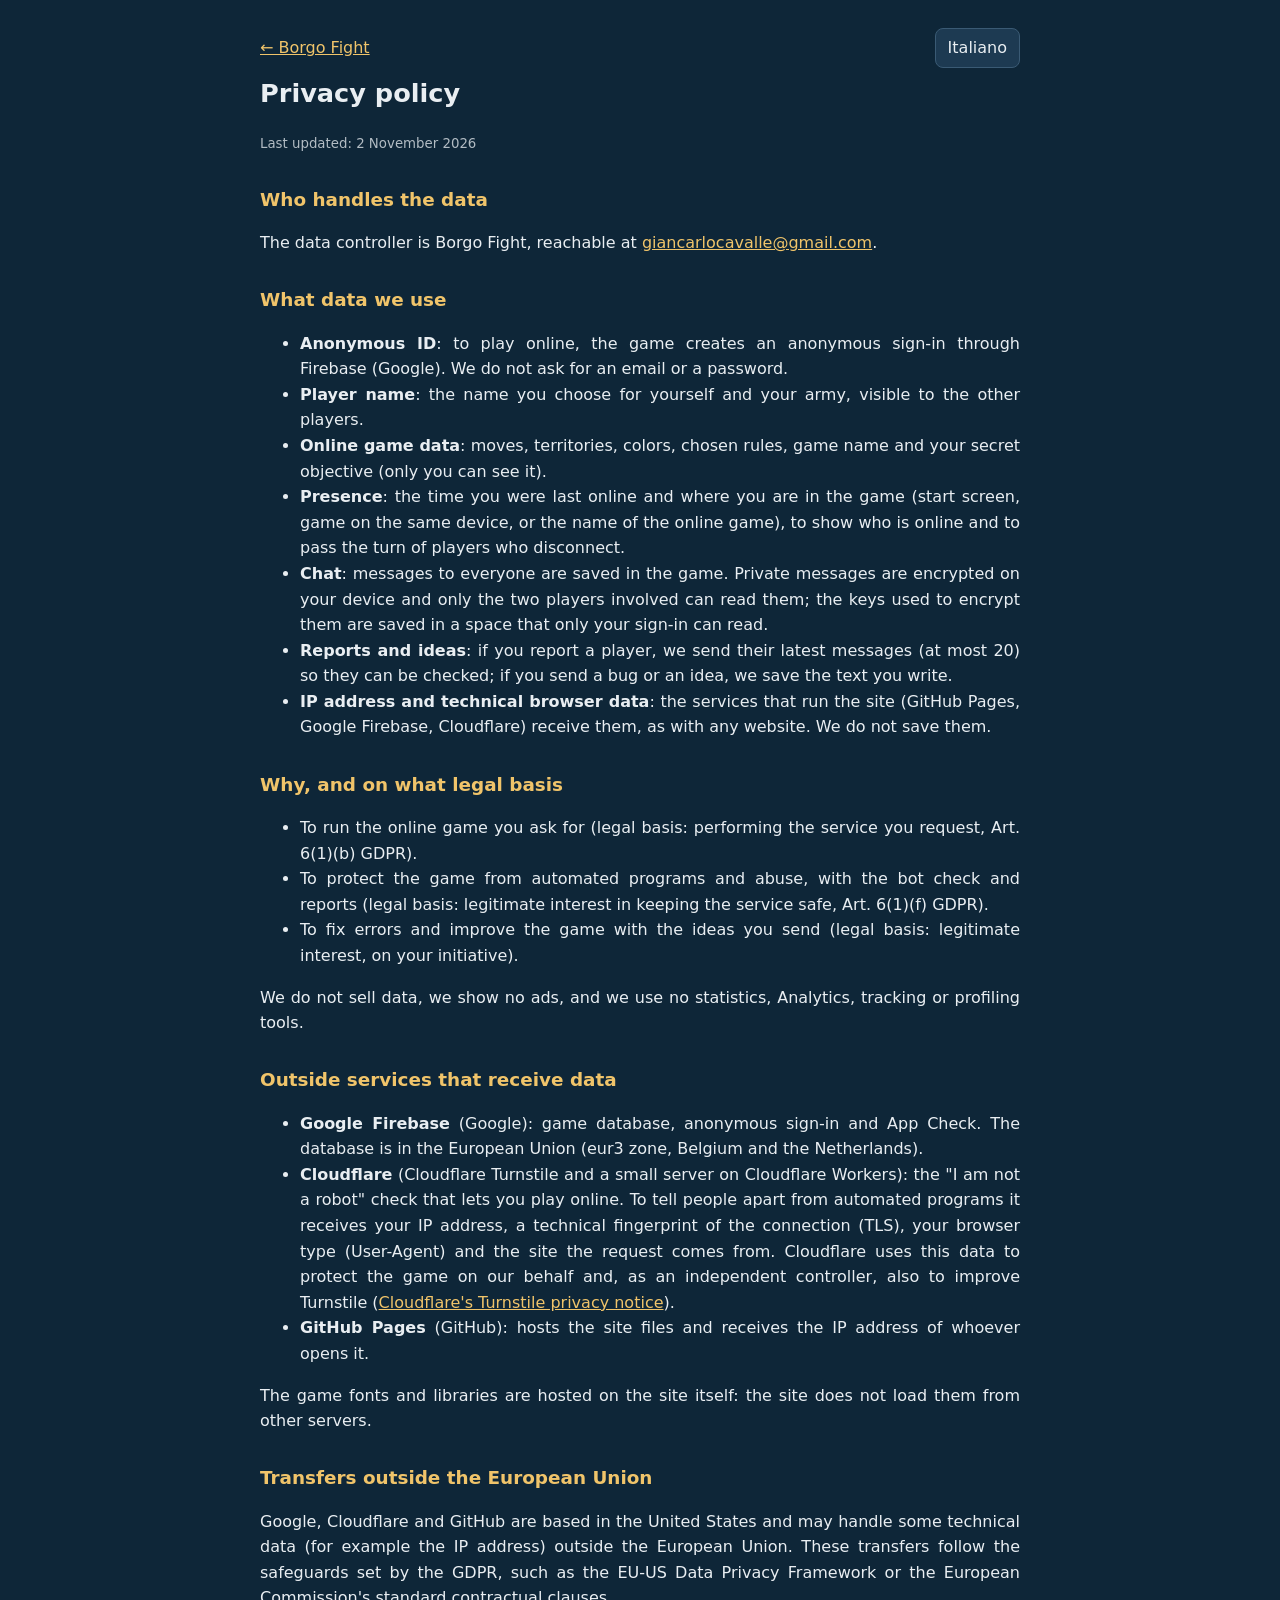
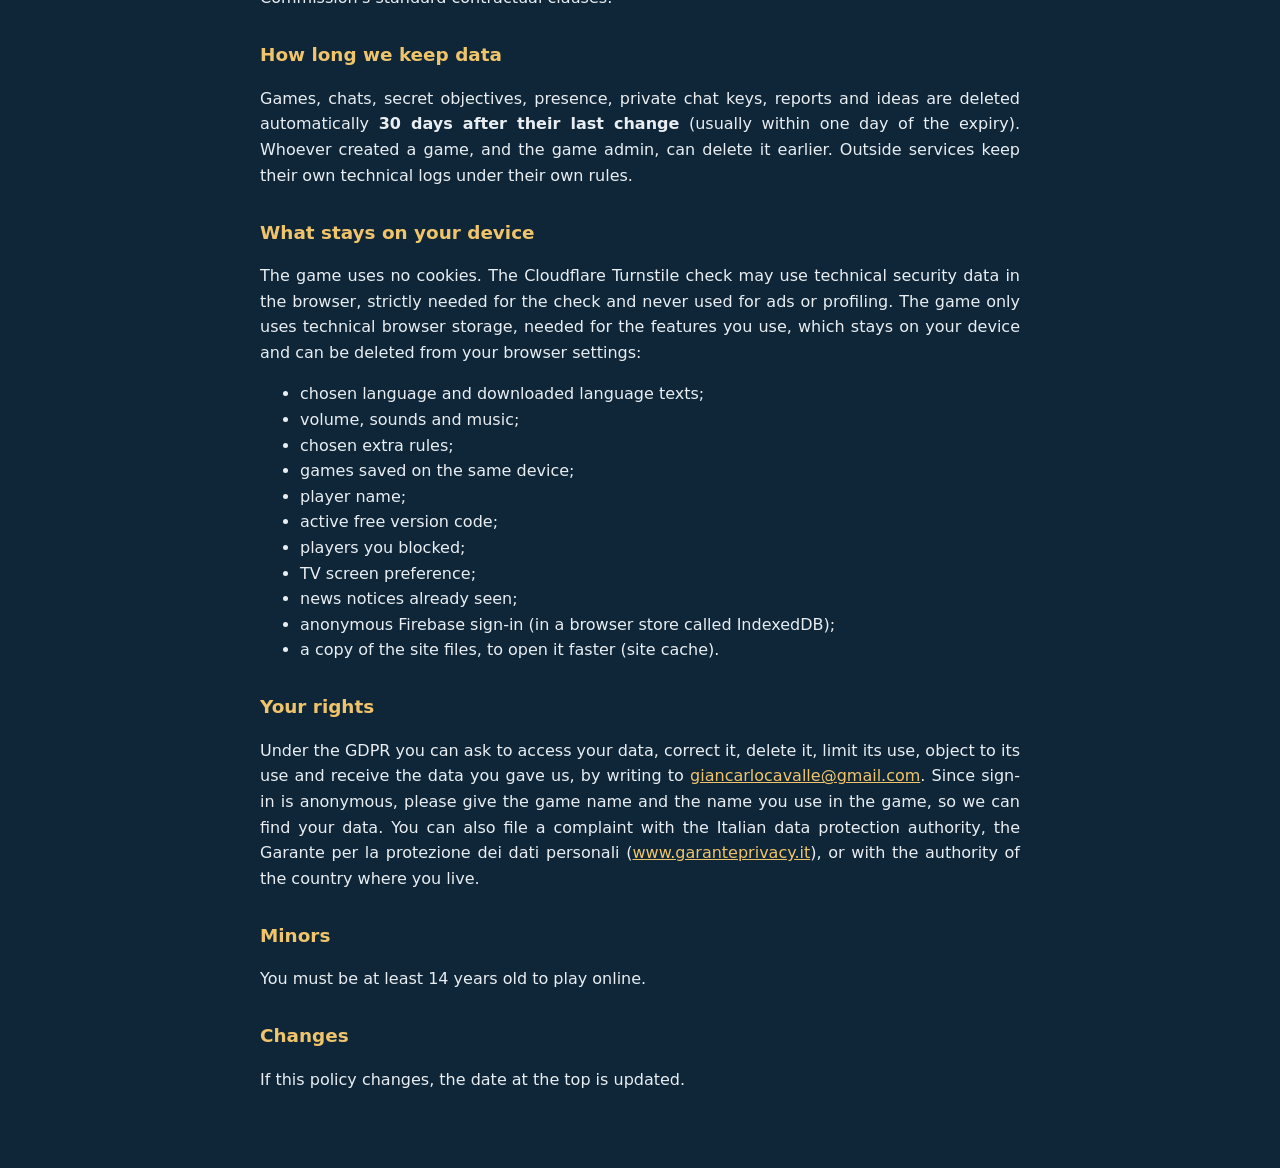
<file: privacy.html>
<!doctype html><html lang="it"><head><meta charset="utf-8"><meta name="viewport" content="width=device-width,initial-scale=1"><title>Borgo Fight</title><style>:root{color-scheme:dark}body{margin:0;background:#0e2638;color:#e9eef2;font:16px/1.6 system-ui,-apple-system,Segoe UI,Roboto,sans-serif}main{max-width:760px;margin:0 auto;padding:28px 20px 60px}h1{font-size:1.6em;margin:.2em 0}h2{font-size:1.15em;margin:1.6em 0 .4em;color:#f0c46a}p,li{text-align:justify;hyphens:auto}a{color:#f0c46a}.top{display:flex;justify-content:space-between;align-items:center;gap:12px}button{background:#1d3a52;color:#e9eef2;border:1px solid #3a5a74;border-radius:8px;padding:6px 12px;cursor:pointer;font:inherit}.ph{background:#5a3b10;padding:0 4px;border-radius:4px}small{opacity:.75}</style></head><body><main>
<div class="top"><a href="./">← Borgo Fight</a><button id="sw"></button></div>
<section data-l="it"><h1>Informativa sulla privacy</h1><p><small>Ultimo aggiornamento: 2 novembre 2026</small></p>
<h2>Chi gestisce i dati</h2><p>Il titolare del trattamento è Borgo Fight, contattabile a <a href="mailto:giancarlocavalle@gmail.com">giancarlocavalle@gmail.com</a>.</p>
<h2>Quali dati usiamo</h2><ul>
<li><b>Identificativo anonimo</b>: per giocare online il gioco crea un accesso anonimo tramite Firebase (Google). Non chiediamo email né password.</li>
<li><b>Nome del giocatore</b>: il nome che scegli per te e per la tua armata, visibile agli altri giocatori.</li>
<li><b>Dati delle partite online</b>: mosse, territori, colori, regole scelte, nome della partita e il tuo obiettivo segreto (che vedi solo tu).</li>
<li><b>Presenza</b>: l'ora dell'ultima presenza e dove ti trovi nel gioco (schermata iniziale, partita sullo stesso dispositivo o nome della partita online), per mostrare chi è online e far passare il turno a chi si disconnette.</li>
<li><b>Chat</b>: i messaggi a tutti sono salvati nella partita. I messaggi privati sono cifrati sul tuo dispositivo e possono leggerli solo i due giocatori coinvolti; le chiavi per cifrarli sono salvate in uno spazio che può leggere solo il tuo accesso.</li>
<li><b>Segnalazioni e idee</b>: se segnali un giocatore inviamo i suoi ultimi messaggi (al massimo 20) per controllarli; se mandi un bug o un'idea salviamo il testo che scrivi.</li>
<li><b>Indirizzo IP e dati tecnici del browser</b>: li ricevono i servizi che fanno funzionare il sito (GitHub Pages, Google Firebase, Cloudflare), come avviene per ogni sito. Noi non li salviamo.</li></ul>
<h2>Perché e su che base legale</h2><ul>
<li>Far funzionare il gioco online che richiedi (base legale: esecuzione del servizio richiesto, art. 6.1.b GDPR).</li>
<li>Proteggere il gioco da programmi automatici e abusi, con il controllo antibot e le segnalazioni (base legale: legittimo interesse a tenere il servizio sicuro, art. 6.1.f GDPR).</li>
<li>Correggere errori e migliorare il gioco con le idee che ci mandi (base legale: legittimo interesse, su tua iniziativa).</li></ul>
<p>Non vendiamo dati, non mostriamo pubblicità e non usiamo statistiche, Analytics, strumenti di tracciamento o profilazione.</p>
<h2>Servizi esterni che ricevono i dati</h2><ul>
<li><b>Google Firebase</b> (Google): database delle partite, accesso anonimo e controllo App Check. Il database si trova nell'Unione Europea (zona eur3, Belgio e Paesi Bassi).</li>
<li><b>Cloudflare</b> (Cloudflare Turnstile e un piccolo server su Cloudflare Workers): il controllo "non sono un robot" che permette di usare il gioco online. Per distinguere le persone dai programmi automatici riceve l'indirizzo IP, un'impronta tecnica della connessione (TLS), il tipo di browser (User-Agent) e il sito da cui arriva la richiesta. Cloudflare usa questi dati per proteggere il gioco per nostro conto e, come titolare autonomo, anche per migliorare Turnstile (<a href="https://www.cloudflare.com/turnstile-privacy-policy/" target="_blank" rel="noopener">informativa di Cloudflare su Turnstile</a>).</li>
<li><b>GitHub Pages</b> (GitHub): ospita i file del sito e riceve l'indirizzo IP di chi lo apre.</li></ul>
<p>Caratteri e librerie del gioco sono ospitati nel sito stesso: il sito non li carica da altri server.</p>
<h2>Trasferimento fuori dall'Unione Europea</h2><p>Google, Cloudflare e GitHub sono aziende con sede negli Stati Uniti e possono trattare alcuni dati tecnici (per esempio l'indirizzo IP) anche fuori dall'Unione Europea. Questi trasferimenti avvengono secondo le garanzie previste dal GDPR, come l'adesione al Data Privacy Framework UE-USA o le clausole contrattuali standard della Commissione europea.</p>
<h2>Per quanto tempo</h2><p>Partite, chat, obiettivi segreti, presenza, chiavi della chat privata, segnalazioni e idee vengono cancellati automaticamente <b>30 giorni dopo l'ultima modifica</b> (di solito entro un giorno dalla scadenza). Chi ha creato una partita, e l'amministratore del gioco, possono cancellarla prima. I servizi esterni conservano i propri registri tecnici secondo le loro regole.</p>
<h2>Cosa resta sul tuo dispositivo</h2><p>Il gioco non usa cookie. Il controllo Turnstile di Cloudflare può usare dati tecnici di sicurezza nel browser, strettamente necessari al controllo e mai usati per pubblicità o profilazione. Il gioco usa solo memoria tecnica del browser, necessaria alle funzioni che usi, che resta sul tuo dispositivo e puoi cancellare dalle impostazioni del browser:</p><ul>
<li>lingua scelta e testi della lingua scaricati;</li><li>volume, suoni e musica;</li><li>regole extra scelte;</li><li>partite salvate sullo stesso dispositivo;</li><li>nome del giocatore;</li><li>codice della Versione free attivo;</li><li>giocatori che hai bloccato;</li><li>preferenza dello schermo TV;</li><li>avvisi di novità già visti;</li>
<li>accesso anonimo a Firebase (in un archivio del browser chiamato IndexedDB);</li><li>copia dei file del sito, per aprirlo più in fretta (cache del sito).</li></ul>
<h2>I tuoi diritti</h2><p>Secondo il GDPR puoi chiedere di accedere ai tuoi dati, correggerli, cancellarli, limitarne l'uso, opporti al trattamento e ricevere i dati che ci hai fornito, scrivendo a <a href="mailto:giancarlocavalle@gmail.com">giancarlocavalle@gmail.com</a>. Poiché l'accesso è anonimo, indica il nome della partita e il nome che usi nel gioco, così possiamo trovare i tuoi dati. Puoi anche presentare reclamo al Garante per la protezione dei dati personali (<a href="https://www.garanteprivacy.it" target="_blank" rel="noopener">www.garanteprivacy.it</a>) o all'autorità del paese in cui vivi.</p>
<h2>Minori</h2><p>Per usare il gioco online bisogna avere almeno 14 anni.</p>
<h2>Modifiche</h2><p>Se questa informativa cambia, la data in alto viene aggiornata.</p></section>
<section data-l="en"><h1>Privacy policy</h1><p><small>Last updated: 2 November 2026</small></p>
<h2>Who handles the data</h2><p>The data controller is Borgo Fight, reachable at <a href="mailto:giancarlocavalle@gmail.com">giancarlocavalle@gmail.com</a>.</p>
<h2>What data we use</h2><ul>
<li><b>Anonymous ID</b>: to play online, the game creates an anonymous sign-in through Firebase (Google). We do not ask for an email or a password.</li>
<li><b>Player name</b>: the name you choose for yourself and your army, visible to the other players.</li>
<li><b>Online game data</b>: moves, territories, colors, chosen rules, game name and your secret objective (only you can see it).</li>
<li><b>Presence</b>: the time you were last online and where you are in the game (start screen, game on the same device, or the name of the online game), to show who is online and to pass the turn of players who disconnect.</li>
<li><b>Chat</b>: messages to everyone are saved in the game. Private messages are encrypted on your device and only the two players involved can read them; the keys used to encrypt them are saved in a space that only your sign-in can read.</li>
<li><b>Reports and ideas</b>: if you report a player, we send their latest messages (at most 20) so they can be checked; if you send a bug or an idea, we save the text you write.</li>
<li><b>IP address and technical browser data</b>: the services that run the site (GitHub Pages, Google Firebase, Cloudflare) receive them, as with any website. We do not save them.</li></ul>
<h2>Why, and on what legal basis</h2><ul>
<li>To run the online game you ask for (legal basis: performing the service you request, Art. 6(1)(b) GDPR).</li>
<li>To protect the game from automated programs and abuse, with the bot check and reports (legal basis: legitimate interest in keeping the service safe, Art. 6(1)(f) GDPR).</li>
<li>To fix errors and improve the game with the ideas you send (legal basis: legitimate interest, on your initiative).</li></ul>
<p>We do not sell data, we show no ads, and we use no statistics, Analytics, tracking or profiling tools.</p>
<h2>Outside services that receive data</h2><ul>
<li><b>Google Firebase</b> (Google): game database, anonymous sign-in and App Check. The database is in the European Union (eur3 zone, Belgium and the Netherlands).</li>
<li><b>Cloudflare</b> (Cloudflare Turnstile and a small server on Cloudflare Workers): the "I am not a robot" check that lets you play online. To tell people apart from automated programs it receives your IP address, a technical fingerprint of the connection (TLS), your browser type (User-Agent) and the site the request comes from. Cloudflare uses this data to protect the game on our behalf and, as an independent controller, also to improve Turnstile (<a href="https://www.cloudflare.com/turnstile-privacy-policy/" target="_blank" rel="noopener">Cloudflare's Turnstile privacy notice</a>).</li>
<li><b>GitHub Pages</b> (GitHub): hosts the site files and receives the IP address of whoever opens it.</li></ul>
<p>The game fonts and libraries are hosted on the site itself: the site does not load them from other servers.</p>
<h2>Transfers outside the European Union</h2><p>Google, Cloudflare and GitHub are based in the United States and may handle some technical data (for example the IP address) outside the European Union. These transfers follow the safeguards set by the GDPR, such as the EU-US Data Privacy Framework or the European Commission's standard contractual clauses.</p>
<h2>How long we keep data</h2><p>Games, chats, secret objectives, presence, private chat keys, reports and ideas are deleted automatically <b>30 days after their last change</b> (usually within one day of the expiry). Whoever created a game, and the game admin, can delete it earlier. Outside services keep their own technical logs under their own rules.</p>
<h2>What stays on your device</h2><p>The game uses no cookies. The Cloudflare Turnstile check may use technical security data in the browser, strictly needed for the check and never used for ads or profiling. The game only uses technical browser storage, needed for the features you use, which stays on your device and can be deleted from your browser settings:</p><ul>
<li>chosen language and downloaded language texts;</li><li>volume, sounds and music;</li><li>chosen extra rules;</li><li>games saved on the same device;</li><li>player name;</li><li>active free version code;</li><li>players you blocked;</li><li>TV screen preference;</li><li>news notices already seen;</li>
<li>anonymous Firebase sign-in (in a browser store called IndexedDB);</li><li>a copy of the site files, to open it faster (site cache).</li></ul>
<h2>Your rights</h2><p>Under the GDPR you can ask to access your data, correct it, delete it, limit its use, object to its use and receive the data you gave us, by writing to <a href="mailto:giancarlocavalle@gmail.com">giancarlocavalle@gmail.com</a>. Since sign-in is anonymous, please give the game name and the name you use in the game, so we can find your data. You can also file a complaint with the Italian data protection authority, the Garante per la protezione dei dati personali (<a href="https://www.garanteprivacy.it" target="_blank" rel="noopener">www.garanteprivacy.it</a>), or with the authority of the country where you live.</p>
<h2>Minors</h2><p>You must be at least 14 years old to play online.</p>
<h2>Changes</h2><p>If this policy changes, the date at the top is updated.</p></section>
</main><script>const L=(navigator.language||'en').toLowerCase().startsWith('it')?'it':'en';function show(l){document.querySelectorAll('[data-l]').forEach(e=>e.hidden=e.dataset.l!==l);document.documentElement.lang=l;document.getElementById('sw').textContent=l==='it'?'English':'Italiano';document.getElementById('sw').onclick=()=>show(l==='it'?'en':'it');}show(L);</script></body></html>
</file>
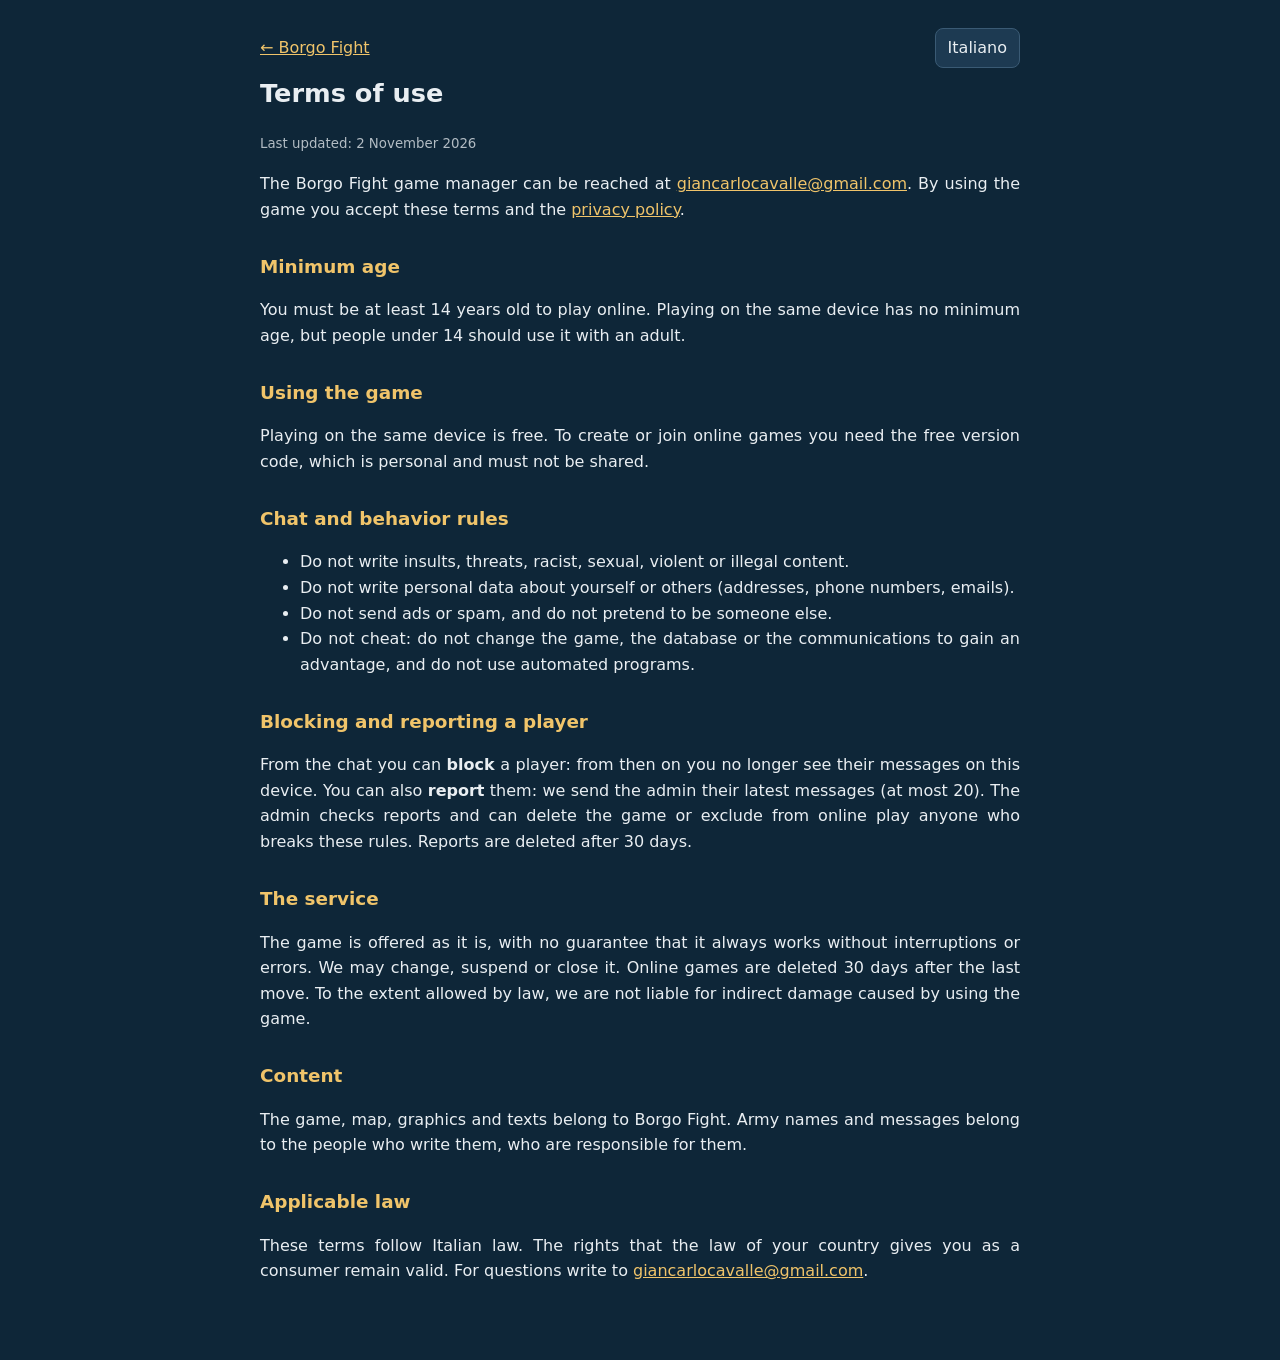
<file: terms.html>
<!doctype html><html lang="it"><head><meta charset="utf-8"><meta name="viewport" content="width=device-width,initial-scale=1"><title>Borgo Fight</title><style>:root{color-scheme:dark}body{margin:0;background:#0e2638;color:#e9eef2;font:16px/1.6 system-ui,-apple-system,Segoe UI,Roboto,sans-serif}main{max-width:760px;margin:0 auto;padding:28px 20px 60px}h1{font-size:1.6em;margin:.2em 0}h2{font-size:1.15em;margin:1.6em 0 .4em;color:#f0c46a}p,li{text-align:justify;hyphens:auto}a{color:#f0c46a}.top{display:flex;justify-content:space-between;align-items:center;gap:12px}button{background:#1d3a52;color:#e9eef2;border:1px solid #3a5a74;border-radius:8px;padding:6px 12px;cursor:pointer;font:inherit}.ph{background:#5a3b10;padding:0 4px;border-radius:4px}small{opacity:.75}</style></head><body><main>
<div class="top"><a href="./">← Borgo Fight</a><button id="sw"></button></div>
<section data-l="it"><h1>Termini d'uso</h1><p><small>Ultimo aggiornamento: 2 novembre 2026</small></p>
<p>Il gestore del gioco Borgo Fight è contattabile a <a href="mailto:giancarlocavalle@gmail.com">giancarlocavalle@gmail.com</a>. Usando il gioco accetti questi termini e l'<a href="privacy.html">informativa sulla privacy</a>.</p>
<h2>Età minima</h2><p>Per giocare online bisogna avere almeno 14 anni. Il gioco sullo stesso dispositivo non richiede un'età minima, ma chi ha meno di 14 anni deve usarlo con un adulto.</p>
<h2>Uso del gioco</h2><p>Il gioco sullo stesso dispositivo è libero. Per creare o entrare in partite online serve il codice della versione free, che è personale e non va diffuso.</p>
<h2>Regole della chat e del comportamento</h2><ul>
<li>Non scrivere insulti, minacce, contenuti razzisti, sessuali, violenti o illegali.</li><li>Non scrivere dati personali tuoi o di altre persone (indirizzi, numeri di telefono, email).</li><li>Non inviare pubblicità o spam e non fingerti un'altra persona.</li>
<li>Non barare: non modificare il gioco, il database o le comunicazioni per ottenere un vantaggio, e non usare programmi automatici.</li></ul>
<h2>Bloccare e segnalare un giocatore</h2><p>Dalla chat puoi <b>bloccare</b> un giocatore: da quel momento non vedi più i suoi messaggi su questo dispositivo. Puoi anche <b>segnalarlo</b>: inviamo all'amministratore i suoi ultimi messaggi (al massimo 20). L'amministratore controlla le segnalazioni e può eliminare la partita o escludere dal gioco online chi viola queste regole. Le segnalazioni vengono cancellate dopo 30 giorni.</p>
<h2>Il servizio</h2><p>Il gioco è offerto così com'è, senza garanzia che funzioni sempre senza interruzioni o errori. Possiamo cambiarlo, sospenderlo o chiuderlo. Le partite online vengono cancellate 30 giorni dopo l'ultima mossa. Nei limiti consentiti dalla legge, non rispondiamo di danni indiretti dovuti all'uso del gioco.</p>
<h2>Contenuti</h2><p>Il gioco, la mappa, la grafica e i testi appartengono a Borgo Fight. I nomi delle armate e i messaggi restano di chi li scrive, che ne è responsabile.</p>
<h2>Legge applicabile</h2><p>Questi termini seguono la legge italiana. Restano validi i diritti che la legge del tuo paese ti riconosce come consumatore. Per domande scrivi a <a href="mailto:giancarlocavalle@gmail.com">giancarlocavalle@gmail.com</a>.</p></section>
<section data-l="en"><h1>Terms of use</h1><p><small>Last updated: 2 November 2026</small></p>
<p>The Borgo Fight game manager can be reached at <a href="mailto:giancarlocavalle@gmail.com">giancarlocavalle@gmail.com</a>. By using the game you accept these terms and the <a href="privacy.html">privacy policy</a>.</p>
<h2>Minimum age</h2><p>You must be at least 14 years old to play online. Playing on the same device has no minimum age, but people under 14 should use it with an adult.</p>
<h2>Using the game</h2><p>Playing on the same device is free. To create or join online games you need the free version code, which is personal and must not be shared.</p>
<h2>Chat and behavior rules</h2><ul>
<li>Do not write insults, threats, racist, sexual, violent or illegal content.</li><li>Do not write personal data about yourself or others (addresses, phone numbers, emails).</li><li>Do not send ads or spam, and do not pretend to be someone else.</li>
<li>Do not cheat: do not change the game, the database or the communications to gain an advantage, and do not use automated programs.</li></ul>
<h2>Blocking and reporting a player</h2><p>From the chat you can <b>block</b> a player: from then on you no longer see their messages on this device. You can also <b>report</b> them: we send the admin their latest messages (at most 20). The admin checks reports and can delete the game or exclude from online play anyone who breaks these rules. Reports are deleted after 30 days.</p>
<h2>The service</h2><p>The game is offered as it is, with no guarantee that it always works without interruptions or errors. We may change, suspend or close it. Online games are deleted 30 days after the last move. To the extent allowed by law, we are not liable for indirect damage caused by using the game.</p>
<h2>Content</h2><p>The game, map, graphics and texts belong to Borgo Fight. Army names and messages belong to the people who write them, who are responsible for them.</p>
<h2>Applicable law</h2><p>These terms follow Italian law. The rights that the law of your country gives you as a consumer remain valid. For questions write to <a href="mailto:giancarlocavalle@gmail.com">giancarlocavalle@gmail.com</a>.</p></section>
</main><script>const L=(navigator.language||'en').toLowerCase().startsWith('it')?'it':'en';function show(l){document.querySelectorAll('[data-l]').forEach(e=>e.hidden=e.dataset.l!==l);document.documentElement.lang=l;document.getElementById('sw').textContent=l==='it'?'English':'Italiano';document.getElementById('sw').onclick=()=>show(l==='it'?'en':'it');}show(L);</script></body></html>
</file>
